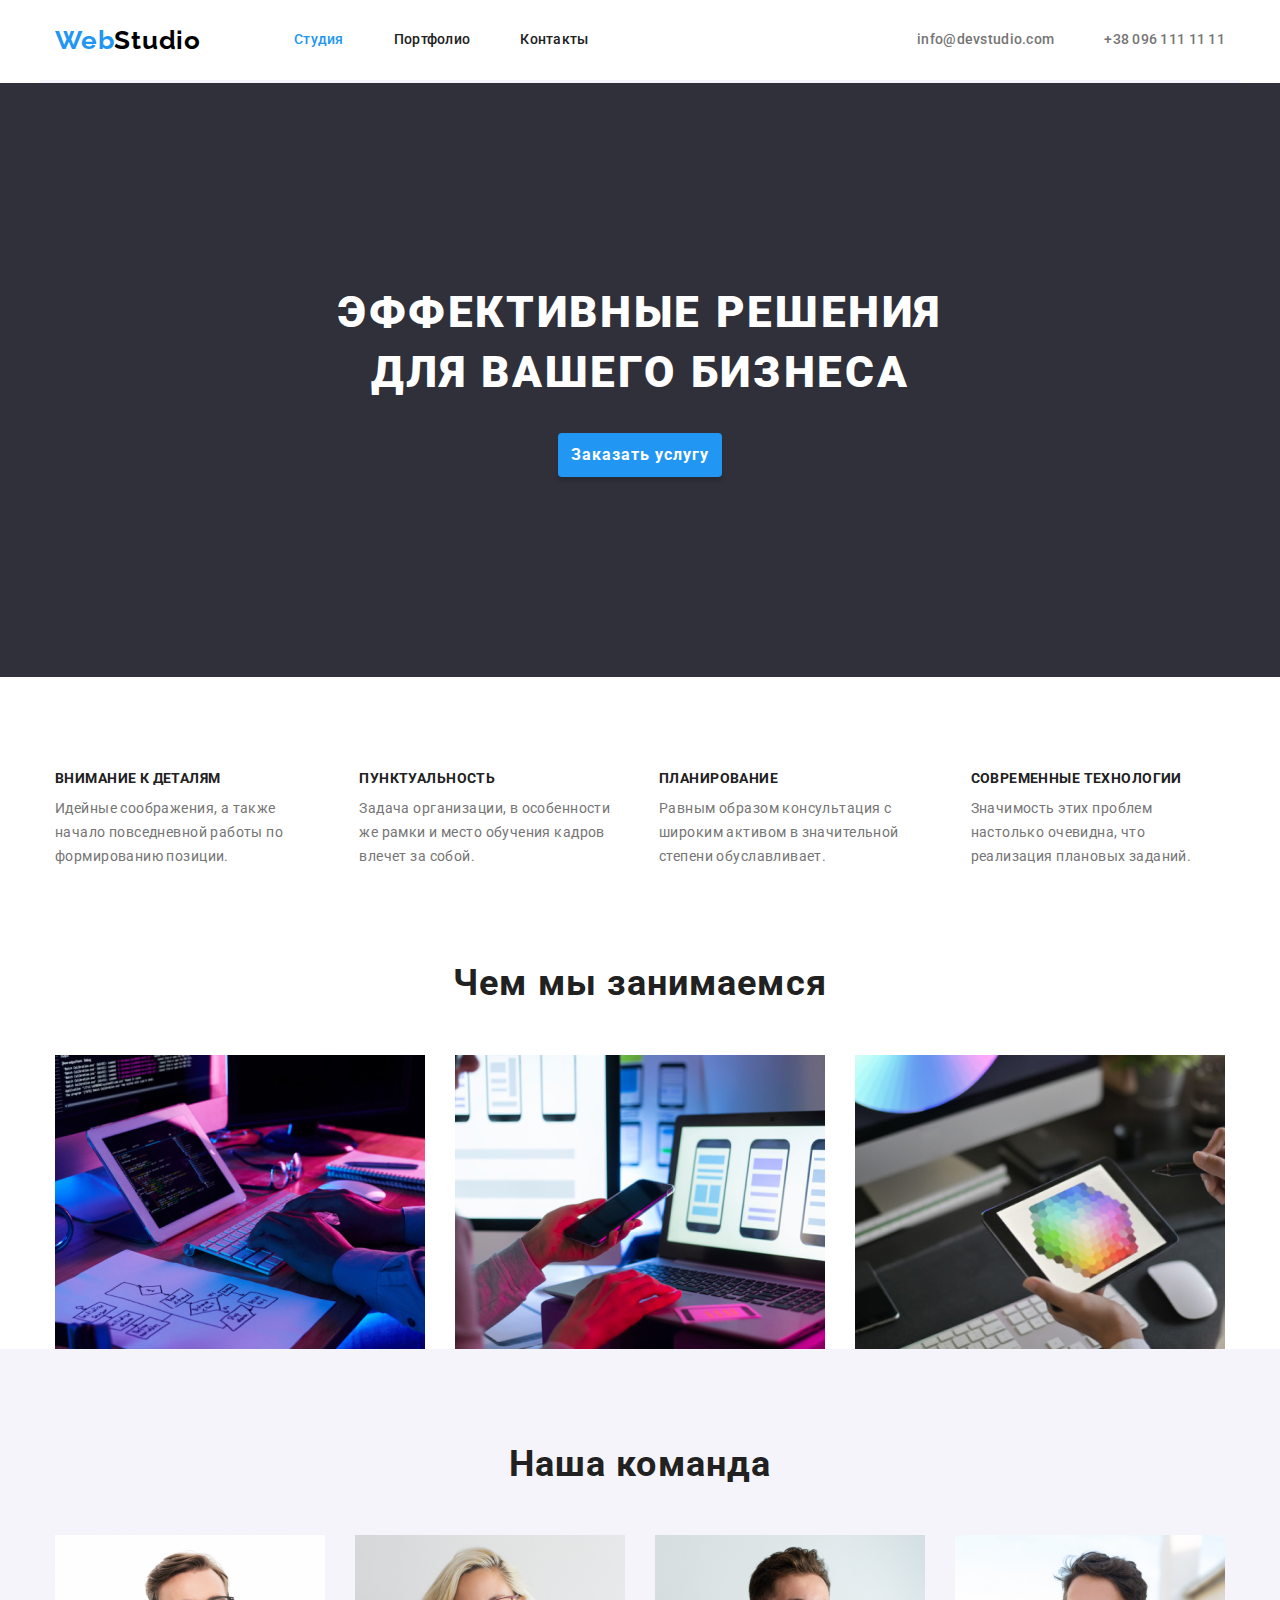
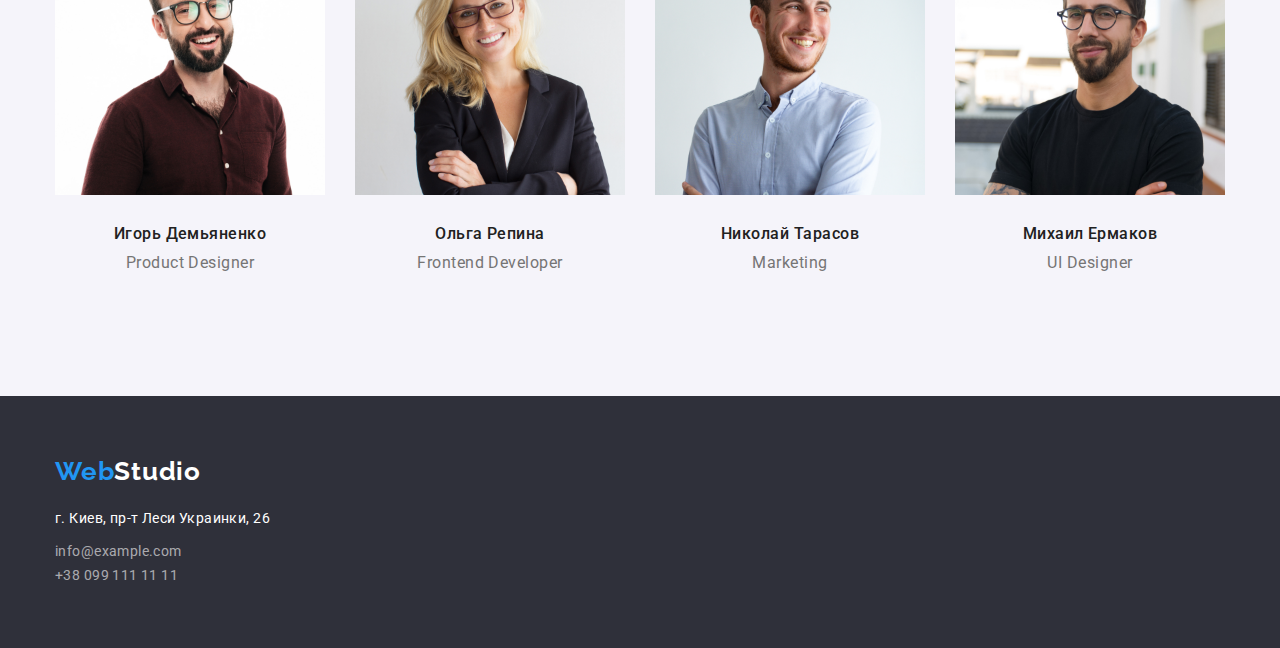
<file: index.html>
<!DOCTYPE html>
<html lang="ru">
<head>
    <meta charset="UTF-8">
    <meta http-equiv="X-UA-Compatible" content="IE=edge">
    <meta name="viewport" content="width=device-width, initial-scale=1.0">
    <title>WebStudio</title>
    <link href="https://fonts.googleapis.com/css2?family=Raleway:wght@700&family=Roboto:wght@400;500;700;900&display=swap"
        rel="stylesheet">
    <link rel="stylesheet" href="https://cdnjs.cloudflare.com/ajax/libs/modern-normalize/1.1.0/modern-normalize.min.css"> 

    <link rel="stylesheet" href="./css/styles.css">
</head>
<body>
    <header >
      
        <div class="container main-nav">
            <nav class="main-nav">
                <a lang="en" href="" class="logo"><span class=logo-web>Web</span>Studio</a>
                <ul class="site-nav list">
                    <li class="item">
                        <a href="" class="link current">Студия</a>
                    </li>
                    <li class="item">
                        <a href="./portfolio.html" class="link">Портфолио</a>
                    </li>
                    <li class="item">
                        <a href="" class="link">Контакты</a>
                    </li>
                </ul>
            </nav>
            <ul class="auth list">
                <li class="item"><a href="mailto:info@devstudio.com" class="link">info@devstudio.com</a></li>
                <li class="item"><a href="tell:+380961111111" class="link">+38 096 111 11 11</a></li>
            
            </ul>
        </div>
        
        
    </header>
    <main>
    <section class="hero">
        
            <h1 class="hero-title">Эффективные решения для вашего бизнеса</h1>
            <button type="button" class="button">Заказать услугу</button>
       
    </section>
   
    <section class="features">
        <div class="container">
            <h2 class="features-title visually-hidden ">Приемущества нашей вебстудии</h2>
            <ul class="features-list list">
                <li class="item">
                    <h3 class="title">Внимание к деталям</h3>
                    <p class="text">Идейные соображения, а также начало повседневной работы по формированию позиции.</p>
                </li>
                <li class="item">
                    <h3 class="title">Пунктуальность</h3>
                    <p class="text">Задача организации, в особенности же рамки и место обучения кадров влечет за собой.</p>
                </li>
                <li class="item">
                    <h3 class="title">Планирование</h3>
                    <p class="text">Равным образом консультация с широким активом в значительной степени обуславливает.</p>
                </li>
                <li class="item">
                    <h3 class="title">Современные технологии</h3>
                    <p class="text">Значимость этих проблем настолько очевидна, что реализация плановых заданий.</p>
                </li>
            </ul>
        </div>
        
    </section>

    <section class="section ">
        <div class="container" >
            <h2 class="section-title">Чем мы занимаемся</h2>
            <ul class="job-list list">
                <li class="item">
                    
                        <img src="./img/box1.jpg" alt="Программы для ПК" width="370" height="294">
                    
                </li>
                <li class="item">
                    
                        <img src="./img/box2.jpg" alt="Мобильные приложения" width="370" height="294">
                    
                </li>
                <li class="item">
                    
                        <img src="./img/box3.jpg" alt="Графика" width="370" height="294">
                    
                </li>
            </ul>
        </div>
    </section>
    <section class="section team">
        <div class="container ">
            <h2 class="section-title" >Наша команда</h2>
            <ul class="section-list list">


                <li class="item">
                    <img src="./img/img1.jpg" alt="Игорь Демьяненко" width="270" height="260">
                    <div class="team-member">
                        <h3 class="title">Игорь Демьяненко</h3>
                        <p class="text">Product Designer</p>
                    </div>
                                                      
                </li >



                <li class="item">
                    
                    <img src="./img/img2.jpg" alt="Ольга Репина" width="270" height="260">
                    <div class="team-member">
                        <h3 class="title">Ольга Репина</h3>
                        <p class="text">Frontend Developer</p>
                    </div>
                </li >


                <li class="item">
                
                    <img src="./img/img3.jpg" alt="Николай Тарасов" width="270" height="260">
                    <div class="team-member">
                        <h3 class="title">Николай Тарасов</h3>
                        <p class="text">Marketing</p>
                    </div>
                </li>


                <li class="item">
                    
                    <img src="./img/img4.jpg" alt="Михаил Ермаков" width="270" height="260">
                    <div class="team-member">
                        <h3 class="title">Михаил Ермаков</h3>
                        <p class="text">UI Designer</p>
                    </div>
                </li>
                
            </ul>
        </div>
    </section>
    </main>
    <footer class="footer">
       <div class="container ">
            <a lang="en" href="./index.html" class="logo"><span class=logo-web>Web</span>Studio</a>
            <address>
                
                <p class="address list">г. Киев, пр-т Леси Украинки, 26</p>
                
                <ul class="footer-auth list">
                    <li> <a href="mailto:info@example.com" class="link"> info@example.com</a> </li>
                    <li>  <a href="tel:+380991111111" class="link"> +38 099 111 11 11</a> </li>

                </ul>  
                
            </address>
        </div>
    </footer>
    
</body>
</html>
</file>
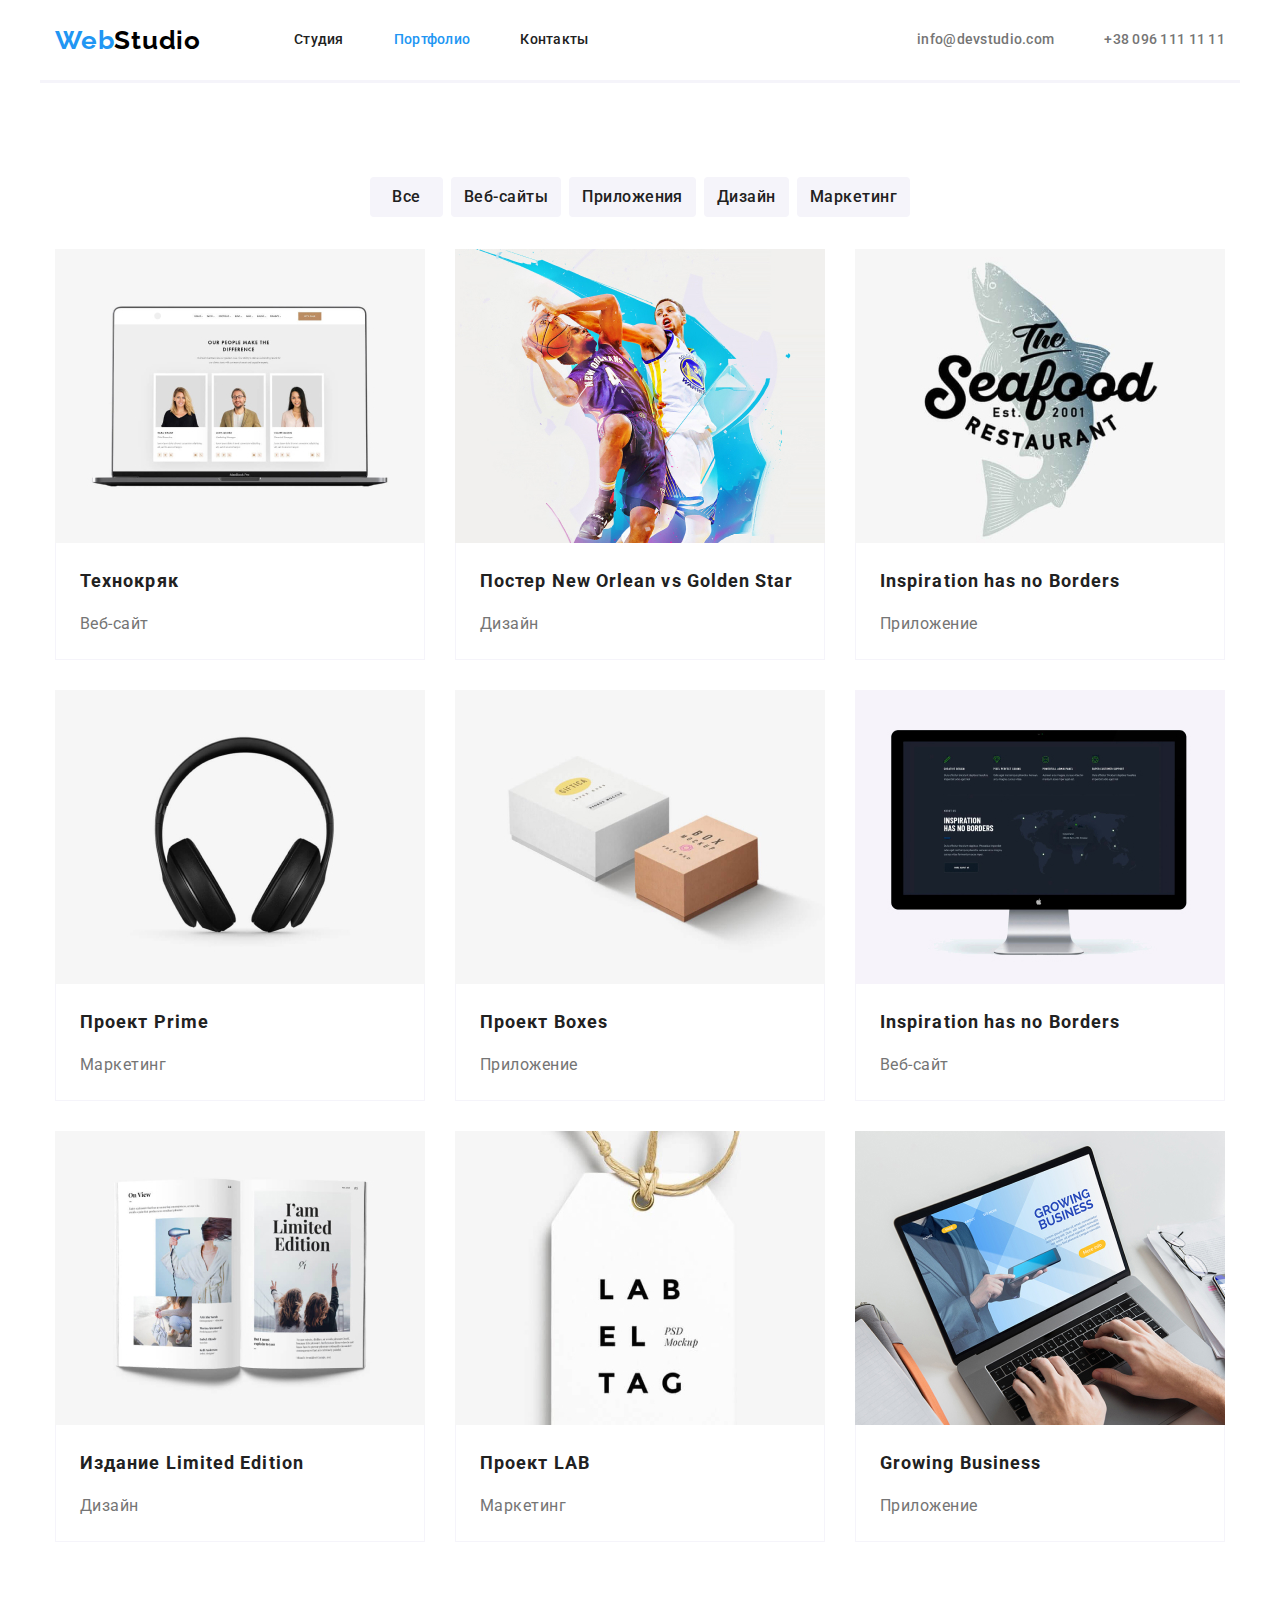
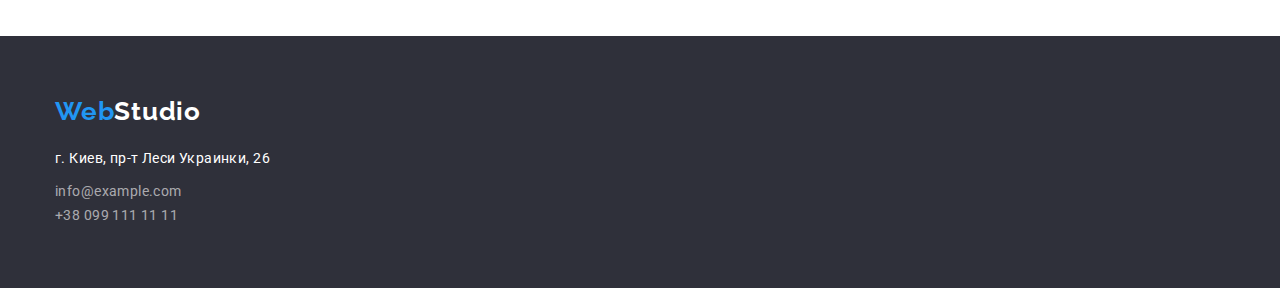
<file: portfolio.html>
<!DOCTYPE html>
<html lang="en">
<head>
    <meta charset="UTF-8">
    <meta http-equiv="X-UA-Compatible" content="IE=edge">
    <meta name="viewport" content="width=device-width, initial-scale=1.0">
    <title>Portfolio</title>
    <link href="https://fonts.googleapis.com/css2?family=Raleway:wght@700&family=Roboto:wght@400;500;700;900&display=swap"
    rel="stylesheet">
    <link rel="stylesheet" href="https://cdnjs.cloudflare.com/ajax/libs/modern-normalize/1.1.0/modern-normalize.min.css">
    <link rel="stylesheet" href="./css/styles.css">
</head>
<body>
<header>
    <div class="container main-nav">
        <nav class="main-nav">
            <a lang="en" href="" class="logo"><span class=logo-web>Web</span>Studio</a>
            <ul class="site-nav list">
                <li class="item">
                    <a href="./index.html" class="link ">Студия</a>
                </li>
                <li class="item">
                    <a href="./portfolio.html" class="link current">Портфолио</a>
                </li>
                <li class="item">
                    <a href="" class="link">Контакты</a>
                </li>
            </ul>
        </nav>
        <ul class="auth list">
            <li class="item"><a href="mailto:info@devstudio.com" class="link">info@devstudio.com</a></li>
            <li class="item"><a href="tell:+380961111111" class="link">+38 096 111 11 11</a></li>
    
        </ul>
    </div>

</header>
<main>
    <section class="section portfolio">

    <div class="container ">
   
    <ul class= "buttons list">
        <li class="item">
            <button type="button" class="button" >Все  </button>
        </li>
        <li class="item">
            <button type="button" class="button" >Веб-сайты </button>
        </li>
        <li class="item">
            <button type="button" class="button" >Приложения </button>
        </li>
        <li class="item">
            <button type="button" class="button" >Дизайн </button>
        </li>
        <li class="item">
            <button type="button" class="button" >Маркетинг </button>
        </li>
    </ul>
    
    
   
        <h1 class="section-title visually-hidden ">Наши проекты</h1>
        <ul class="portfolio-list list">


            <li class="item">
                <img src="./img/img-portf1.jpg" alt="Технокряк" >
               <div class="project">
                   <h3 class="title">Технокряк</h3>
                    <p class="text">Веб-сайт</p>
                </div>
                       
            </li>
            
            
            <li class="item">
                <img src="./img/img-portf2.jpg" alt="Постер New Orlean vs Golden Star" >
                <div class="project">
                    <h3 class="title">Постер New Orlean vs Golden Star</h3>
                    <p class="text">Дизайн</p>
                </div>
                
            </li>


            <li class="item">

                <img src="./img/img-portf3.jpg" alt="Inspiration has no Borders" >
                
                <div class="project">
                    <h3 class="title">Inspiration has no Borders</h3>
                    <p class="text">Приложение</p>
                </div>
            </li>


            <li class="item">

                <img src="./img/img-portf4.jpg" alt="Проект Prime" >
                <div class="project">
                    <h3 class="title">Проект Prime</h3>
                    <p class="text">Маркетинг</p>
                </div>
                
            </li>


            <li class="item">
            
                <img src="./img/img-portf5.jpg" alt="Проект Boxes" >
                <div class="project">
                    <h3 class="title">Проект Boxes</h3>
                    <p class="text">Приложение</p>
                </div>
            </li>


            <li class="item">
            
                <img src="./img/img-portf6.jpg" alt="Inspiration has no Borders" >
                <div class="project">
                    <h3 class="title">Inspiration has no Borders</h3>
                    <p class="text">Веб-сайт</p>
                </div>
            </li>

            
            <li class="item">
            
                <img src="./img/img-portf7.jpg" alt="Издание Limited Edition" >
                <div class="project">
                    <h3 class="title">Издание Limited Edition</h3>
                    <p class="text">Дизайн</p>
                </div>
            </li>


            <li class="item">
            
                <img src="./img/img-portf8.jpg" alt="Проект LAB" >
                <div class="project">
                    <h3 class="title">Проект LAB</h3>
                    <p class="text">Маркетинг</p>
                </div>
            </li>


            <li class="item">
            
                <img src="./img/img-portf9.jpg" alt="Growing Business" >
                <div class="project">
                    <h3 class="title">Growing Business</h3>
                    <p class="text">Приложение</p>
                </div>
            </li>
        </ul>
        </div>
    </section> 
    
</main>
<footer class="footer">
    <div class="container ">
        <a lang="en" href="./index.html" class="logo"><span class=logo-web>Web</span>Studio</a>
        <address>
            
            <p class="address list">г. Киев, пр-т Леси Украинки, 26</p>
            
            <ul class="footer-auth list">
                <li> <a href="mailto:info@example.com" class="link"> info@example.com</a> </li>
                <li> <a href="tel:+380991111111" class="link"> +38 099 111 11 11</a> </li>

            </ul>

        </address>
    </div>
</footer>

</body>

</html>
</file>
<file: css/styles.css>
:root {
  --primary-text-color: #212121;
  --extra-text-color: #757575;
  --title-text-color: #000000;
  --accent-color: #2196f3;
  --extra-background-color: #2f303a;
  --extra-title-color: #ffffff;
  --buttons-color: #f5f4fa;
}

html {
  box-sizing: border-box;
}
*,
*::before,
*::after {
  box-sizing: inherit;
}
body {
  background-color: #ffffff;
  font-family: Roboto, sans-serif;
}

.container {
  width: 1200px;
  padding-left: 15px;
  padding-right: 15px;
  margin: 0 auto;
}

.list {
  list-style: none;
  padding: 0;
  margin: 0;
}
h1,
h2,
h3 {
  margin: 0;
}

img {
  display: block;
  max-width: 100%;
  height: auto;
}

.text {
  margin-bottom: 0;
  margin-top: 10px;
}

.features-list,
.section-list,
.job-list,
.buttons {
  display: flex;
  text-align: left;
  justify-content: space-between;
}
.features-list .item + .item,
.section-list .item + .item,
.job-list .item + .item {
  margin-left: 30px;
}

/* site nav */
.main-nav {
  display: flex;
  align-items: center;
  padding-top: 0;
}
.container.main-nav {
  border-bottom: 3px solid var(--buttons-color);
}

.logo {
  font-family: Raleway, sans-serif;
  font-weight: bold;
  font-size: 26px;
  line-height: 1.19;
  letter-spacing: 0.03em;
  color: var(--title-text-color);
}
.logo-web {
  color: var(--accent-color);
}
.site-nav {
  display: flex;
  margin-left: 93px;
}
.site-nav .item:not(:last-child) {
  margin-right: 50px;
}
.auth .link,
.site-nav .link {
  font-weight: 500;
  font-size: 14px;
  line-height: 1.14;
  letter-spacing: 0.02em;
  color: var(--primary-text-color);
  display: block;
  padding-top: 32px;
  padding-bottom: 32px;
}
.auth {
  display: flex;
  margin-left: auto;
}
.auth .item + .item {
  margin-left: 50px;
}
.auth .link {
  color: var(--extra-text-color);
}

.site-nav .link.current {
  color: var(--accent-color);
}

/* hero */
.hero {
  margin: 0 auto;
  padding: 200px 0px;

  background-color: var(--extra-background-color);
  text-align: center;
  max-width: 1600px;
}

.hero-title {
  font-weight: 900;
  font-size: 44px;
  line-height: 1.36;
  letter-spacing: 0.06em;
  text-transform: uppercase;
  color: var(--extra-title-color);
  width: 696px;
  margin: 0 auto 30px auto;
}
.hero .button {
  font-weight: 700;
  font-size: 16px;
  line-height: 1.88;
  letter-spacing: 0.06em;
  color: var(--extra-title-color);
  background-color: var(--accent-color);

  display: inline-block;
  align-items: center;

  box-shadow: 0px 4px 4px rgba(0, 0, 0, 0.15);
  border-radius: 4px;
  min-width: 136px;
}
.hero > .button:hover,
.hero > .button:focus {
  color: #ffffff;
  background-color: #188ce8;
}

/* features */

.features {
  padding-top: 94px;
}

.section-list {
  text-align: center;
}

.features-list .title {
  font-weight: 700;
  font-size: 14px;
  line-height: 1.14;
  letter-spacing: 0.03em;
  text-transform: uppercase;
  color: var(--primary-text-color);
}
.features-list .text {
  font-size: 14px;
  line-height: 1.71;
  letter-spacing: 0.03em;
  color: var(--extra-text-color);
}

/* sections */

.section {
  padding-top: 94px;
}

.section.team,
.section.portfolio {
  padding-bottom: 94px;
}

.section-title {
  font-weight: 700;
  font-size: 36px;
  line-height: 1.17;
  text-align: center;
  letter-spacing: 0.03em;
  color: var(--primary-text-color);

  margin-bottom: 50px;
}
.section-list .title {
  font-weight: 500;
  font-size: 16px;
  line-height: 1.18;
  letter-spacing: 0.03em;
  color: var(--primary-text-color);
}

.team-member {
  padding-top: 30px;
  padding-bottom: 30px;
}

.team {
  background-color: var(--buttons-color);
  max-width: 1600px;
  margin: 0 auto;
}

.section-list .text {
  font-size: 16px;
  line-height: 1.18;
  letter-spacing: 0.03em;
  color: var(--extra-text-color);
}

/* footer */
.footer {
  padding-top: 60px;
  padding-bottom: 60px;
  max-width: 1600px;
  margin-left: auto;
  margin-right: auto;
  background-color: var(--extra-background-color);
}
.footer-auth .link {
  font-size: 14px;
  line-height: 1.71;
  letter-spacing: 0.03em;
  color: rgba(255, 255, 255, 0.6);
}

.footer-auth:not(:last-child) {
  margin-bottom: 9px;
}

.link:hover,
.link:focus {
  color: var(--accent-color);
}
footer .logo {
  color: var(--extra-title-color);
  display: block;
  margin-bottom: 20px;
}
.address {
  font-size: 14px;
  line-height: 1.71;
  letter-spacing: 0.03em;
  color: var(--extra-title-color);
  margin-bottom: 9px;
}

address {
  font-style: inherit;
}

/* css для портфолио */
.button {
  font-family: inherit;
  font-weight: 500;
  font-size: 16px;
  line-height: 1.63;
  text-align: center;
  letter-spacing: 0.03em;
  background-color: var(--buttons-color);
  color: var(--primary-text-color);
  cursor: pointer;
  min-width: 73px;
  padding: 6px 12px;

  border: 1px solid transparent;
  border-radius: 4px;
}

.button:hover,
.button:focus {
  background-color: var(--accent-color);
  color: var(--extra-title-color);
  border: 1px solid transparent;
}

.portfolio-list .title {
  font-weight: 700;
  font-size: 18px;
  line-height: 2;
  letter-spacing: 0.06em;
  color: var(--primary-text-color);
}

.portfolio-list .text {
  font-weight: 400;
  font-size: 16px;
  line-height: 1.88;
  letter-spacing: 0.03em;
  color: var(--extra-text-color);
}
a {
  text-decoration: none;
}

.visually-hidden {
  position: absolute;
  width: 1px;
  height: 1px;
  margin: 0;
  padding: 1px;
  white-space: nowrap;
  clip-path: inset(100%);
  clip: rect(0 0 0 0);
  overflow: hidden;
}

.buttons {
  justify-content: center;
  margin-bottom: 32px;
}

.portfolio-list {
  flex-wrap: wrap;
  display: flex;

  padding: 0;
  margin: 0;
  list-style: none;

  margin-left: -30px;
  margin-top: -30px;
}
.portfolio-list .item {
  flex-basis: calc(100% / 3-30px);
  margin-left: 30px;
  margin-top: 30px;
}

.project {
  padding-left: 24px;
  padding-right: 24px;
  padding-top: 20px;
  padding-bottom: 20px;
  border-bottom: 1px solid var(--buttons-color);
  border-left: 1px solid var(--buttons-color);
  border-right: 1px solid var(--buttons-color);
}

.buttons .item + .item {
  margin-left: 8px;
}
</file>
